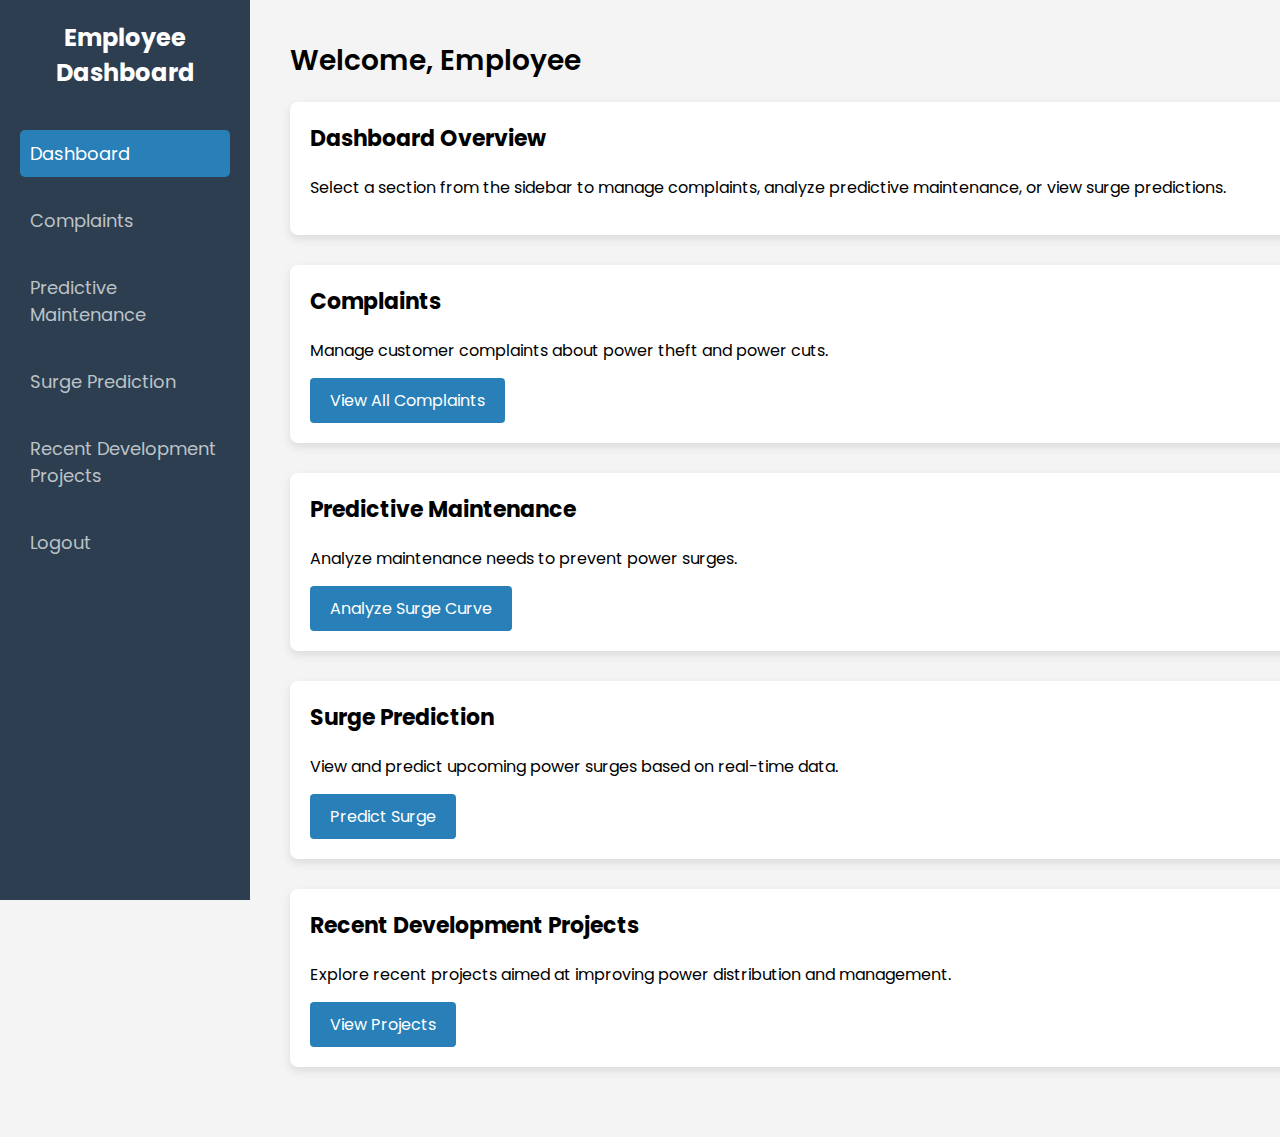
<file: employee.html>
<!DOCTYPE html>
<html lang="en">
<head>
    <meta charset="UTF-8">
    <meta name="viewport" content="width=device-width, initial-scale=1.0">
    <title>Employee Dashboard</title>
    <link rel="stylesheet" href="employee.css">
    <link href="https://fonts.googleapis.com/css2?family=Poppins:wght@400;600&display=swap" rel="stylesheet">
</head>
<body>
    <div class="container">
        <!-- Sidebar -->
        <nav class="sidebar">
            <div class="sidebar-header">
                <h2>Employee Dashboard</h2>
            </div>
            <ul class="menu">
                <li><a href="#dashboard" class="active">Dashboard</a></li>
                <li><a href="#complaints">Complaints</a></li>
                <li><a href="#maintenance">Predictive Maintenance</a></li>
                <li><a href="#surge">Surge Prediction</a></li>
                <li><a href="#projects">Recent Development Projects</a></li>
                <li><a href="#logout">Logout</a></li>
            </ul>
        </nav>

        <!-- Main Content -->
        <div class="main-content">
            <header>
                <h2>Welcome, Employee</h2>
            </header>

            <section id="dashboard-section" class="content-section">
                <h3>Dashboard Overview</h3>
                <p>Select a section from the sidebar to manage complaints, analyze predictive maintenance, or view surge predictions.</p>
            </section>

            <!-- Complaints Section -->
            <section id="complaints-section" class="content-section">
                <h3>Complaints</h3>
                <p>Manage customer complaints about power theft and power cuts.</p>
                <button>View All Complaints</button>
            </section>

            <!-- Predictive Maintenance Section -->
            <section id="maintenance-section" class="content-section">
                <h3>Predictive Maintenance</h3>
                <p>Analyze maintenance needs to prevent power surges.</p>
                <button>Analyze Surge Curve</button>
            </section>

            <!-- Surge Prediction Section -->
            <section id="surge-section" class="content-section">
                <h3>Surge Prediction</h3>
                <p>View and predict upcoming power surges based on real-time data.</p>
                <button>Predict Surge</button>
            </section>

            <!-- Recent Development Projects Section -->
            <section id="projects-section" class="content-section">
                <h3>Recent Development Projects</h3>
                <p>Explore recent projects aimed at improving power distribution and management.</p>
                <button>View Projects</button>
            </section>
        </div>
    </div>
</body>
</html>
</file>
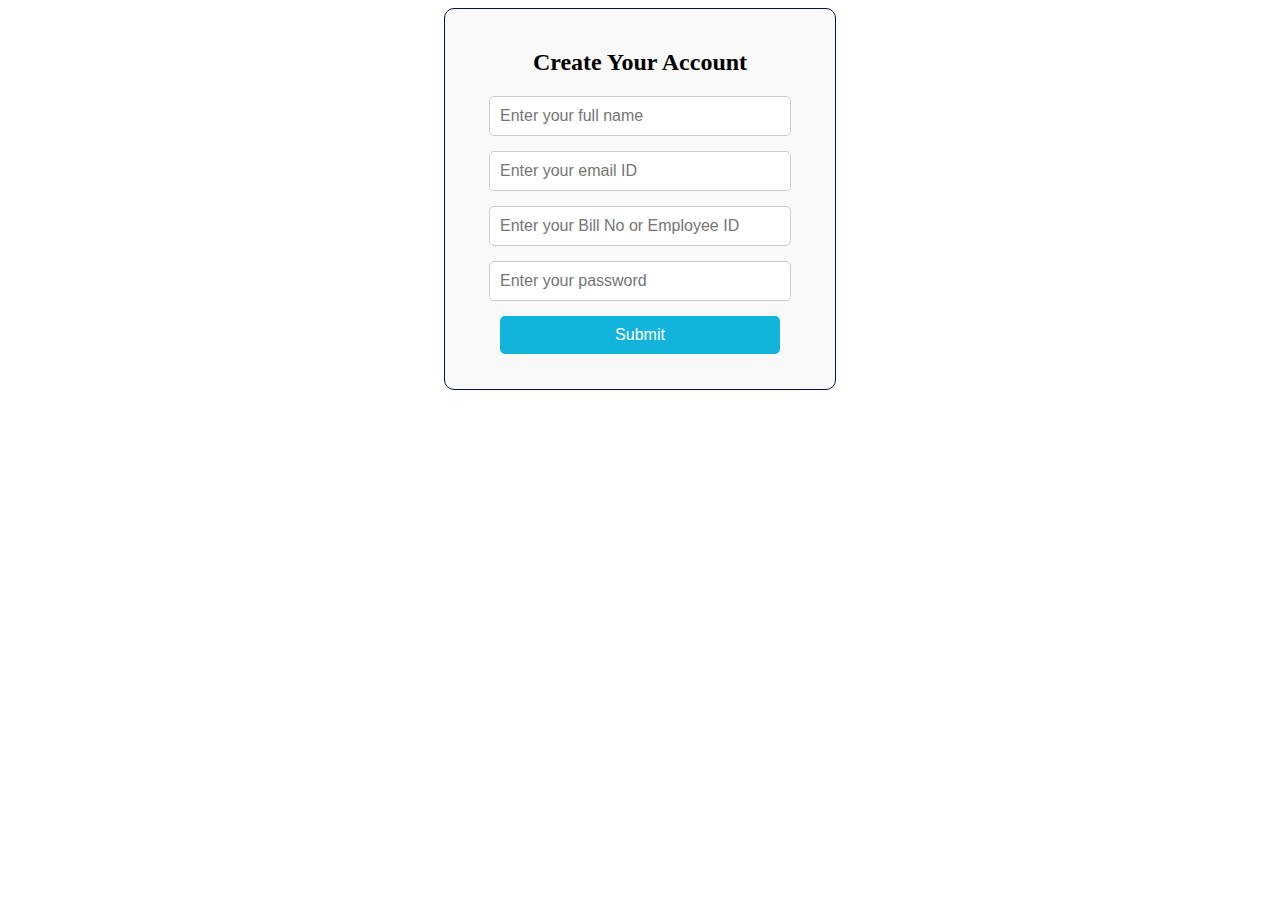
<file: sign.html>
<!DOCTYPE html>
<html lang="en">
<head>
    <meta charset="UTF-8">
    <meta name="viewport" content="width=device-width, initial-scale=1.0">
    <title>Create Account</title>
    <link rel="stylesheet" href="signup.css">
</head>
<body>
    <div class="container">
        <h2>Create Your Account</h2>
        <form action="submit_account.php" method="post">
            <input type="text" name="fullname" placeholder="Enter your full name" required>
            <input type="email" name="email" placeholder="Enter your email ID" required>
            <input type="text" name="billno" placeholder="Enter your Bill No or Employee ID" required>
            <input type="password" name="password" placeholder="Enter your password" required>
            <button type="submit">Submit</button>
        </form>
    </div>
</body>
</html>
</file>
<file: signup.css>
.container {
    width: 350px; /* Adjust the overall container width */
    margin: auto;
    padding: 20px;
    text-align: center;
    border: 1px solid #031545;
    border-radius: 10px;
    background-color: #f9f9f9;
}

input, button {
    width: 80%; /* Ensure input fields and button have the same width */
    margin-bottom: 15px;
    padding: 10px;
    font-size: 1rem;
    border: 1px solid #ccc;
    border-radius: 5px;
}

button {
    background-color: #13b4dc;
    color: white;
    font-size: 1rem;
    border: none;
    border-radius: 5px;
    cursor: pointer;
}

button:hover {
    background-color: #181ed3;
}

h2 {
    margin-bottom: 20px;
}
</file>
<file: employee.css>
/* Reset some default styling */
* {
    margin: 0;
    padding: 0;
    box-sizing: border-box;
    font-family: 'Poppins', sans-serif;
}

body {
    display: flex;
    min-height: 100vh;
    background-color: #f4f4f4;
}

/* Sidebar styling */
.sidebar {
    width: 250px;
    background-color: #2c3e50;
    padding: 20px;
    position: fixed;
    height: 100vh;
}

.sidebar-header {
    color: #fff;
    text-align: center;
    margin-bottom: 40px;
}

.sidebar-header h2 {
    font-size: 24px;
}

.menu {
    list-style-type: none;
}

.menu li {
    margin-bottom: 20px;
}

.menu li a {
    color: #bdc3c7;
    text-decoration: none;
    font-size: 18px;
    display: block;
    padding: 10px;
    border-radius: 5px;
    transition: background-color 0.3s ease;
}

.menu li a.active, .menu li a:hover {
    background-color: #2980b9;
    color: #fff;
}

/* Main content area */
.main-content {
    margin-left: 250px;
    padding: 40px;
    width: 100%;
}

header h2 {
    font-size: 28px;
    font-weight: 600;
    margin-bottom: 20px;
}

.content-section {
    background-color: #fff;
    padding: 20px;
    border-radius: 8px;
    box-shadow: 0 4px 10px rgba(0, 0, 0, 0.1);
    margin-bottom: 30px;
}

.content-section h3 {
    font-size: 22px;
    margin-bottom: 20px;
}

.content-section p {
    margin-bottom: 15px;
    font-size: 16px;
}

button {
    padding: 10px 20px;
    background-color: #2980b9;
    color: #fff;
    border: none;
    border-radius: 4px;
    cursor: pointer;
    font-size: 16px;
    transition: background-color 0.3s ease;
}

button:hover {
    background-color: #1f6395;
}

/* Responsive styling */
@media (max-width: 768px) {
    .sidebar {
        width: 200px;
    }

    .main-content {
        margin-left: 200px;
    }
}

@media (max-width: 480px) {
    .sidebar {
        width: 150px;
    }

    .main-content {
        margin-left: 150px;
    }
}
</file>
